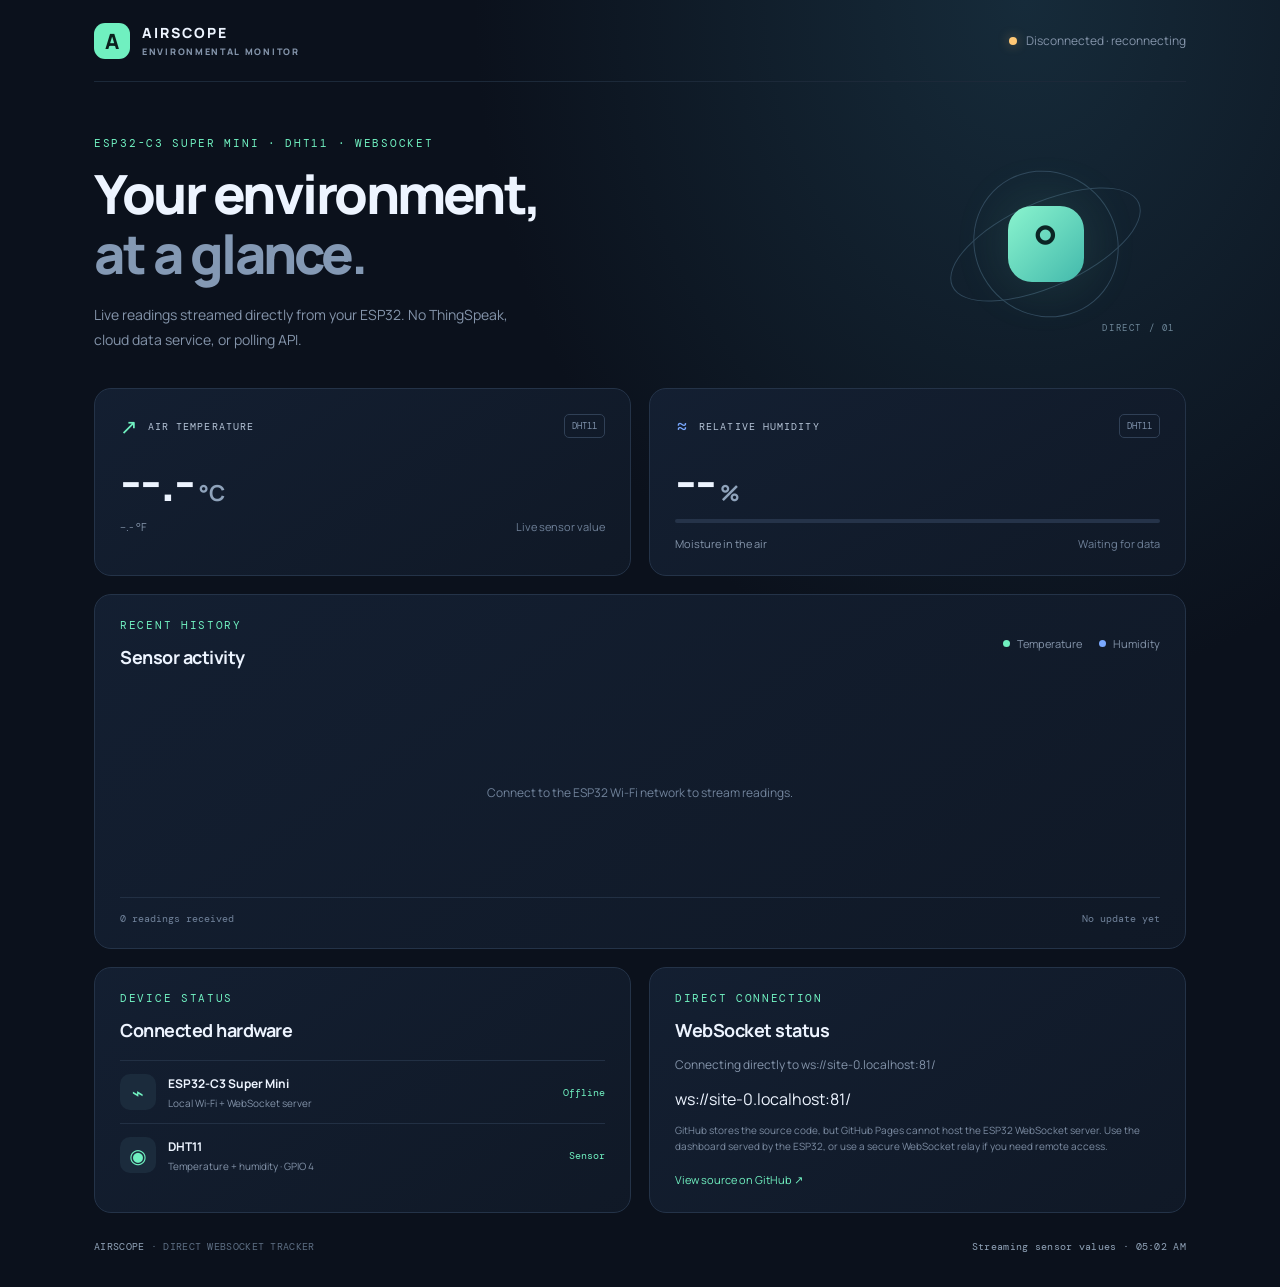
<file: index.html>
<!doctype html>
<html lang="en">
<head>
  <meta charset="utf-8"><meta name="viewport" content="width=device-width, initial-scale=1">
  <meta name="theme-color" content="#101827">
  <meta name="description" content="Direct WebSocket temperature and humidity dashboard for an ESP32-C3 and DHT11.">
  <title>Airscope — Environmental Tracker</title>
  <link rel="stylesheet" href="style.css"><script src="script.js" defer></script>
</head>
<body><div class="shell">
<header class="topbar"><a class="brand" href="./"><span class="brand-mark">A</span><span>AIRSCOPE<span class="brand-sub">ENVIRONMENTAL MONITOR</span></span></a><div class="status"><span class="status-dot" id="statusDot"></span><span id="connectionStatus">Connecting by WebSocket…</span></div></header>
<main>
<section class="hero"><div><p class="eyebrow">ESP32-C3 SUPER MINI · DHT11 · WEBSOCKET</p><h1>Your environment,<br><span>at a glance.</span></h1><p class="hero-copy">Live readings streamed directly from your ESP32. No ThingSpeak, cloud data service, or polling API.</p></div><div class="hero-art" aria-hidden="true"><div class="orbit orbit-one"></div><div class="orbit orbit-two"></div><div class="core"><span>°</span></div><span class="art-label">DIRECT / 01</span></div></section>
<section class="metrics" aria-label="Latest readings">
<article class="metric-card temperature"><div class="metric-head"><span class="metric-icon">↗</span><span class="metric-label">AIR TEMPERATURE</span><span class="pill">DHT11</span></div><div class="metric-value"><span id="temperature">--.-</span><span class="unit">°C</span></div><div class="metric-foot"><span id="fahrenheit">--.- °F</span><span class="metric-note">Live sensor value</span></div></article>
<article class="metric-card humidity"><div class="metric-head"><span class="metric-icon">≈</span><span class="metric-label">RELATIVE HUMIDITY</span><span class="pill">DHT11</span></div><div class="metric-value"><span id="humidity">--</span><span class="unit">%</span></div><div class="humidity-track"><span id="humidityBar"></span></div><div class="metric-foot"><span>Moisture in the air</span><span class="metric-note" id="humidityLabel">Waiting for data</span></div></article>
</section>
<section class="panel chart-panel"><div class="section-heading"><div><p class="eyebrow">RECENT HISTORY</p><h2>Sensor activity</h2></div><div class="legend"><span><i class="legend-temp"></i>Temperature</span><span><i class="legend-hum"></i>Humidity</span></div></div><div class="chart-wrap"><canvas id="historyChart" aria-label="Recent temperature and humidity history" role="img"></canvas><div class="chart-empty" id="chartEmpty">Connect to the ESP32 Wi-Fi network to stream readings.</div></div><div class="chart-footer"><span id="readingCount">0 readings received</span><span id="lastUpdated">No update yet</span></div></section>
<section class="bottom-grid">
<article class="panel info-panel"><p class="eyebrow">DEVICE STATUS</p><h2>Connected hardware</h2><div class="device-row"><span class="device-icon">⌁</span><div><strong>ESP32-C3 Super Mini</strong><span>Local Wi-Fi + WebSocket server</span></div><span class="device-state" id="deviceState">Offline</span></div><div class="device-row"><span class="device-icon">◉</span><div><strong>DHT11</strong><span>Temperature + humidity · GPIO 4</span></div><span class="device-state">Sensor</span></div></article>
<article class="panel setup-panel"><p class="eyebrow">DIRECT CONNECTION</p><h2>WebSocket status</h2><p id="connectionDetail">This dashboard connects to the WebSocket server on the ESP32 at port 81. Open this page from the ESP32 itself for a direct connection.</p><div class="connection-box"><span class="connection-indicator" id="connectionIndicator"></span><span id="socketAddress">Waiting for device address…</span></div><p class="small-note">GitHub stores the source code, but GitHub Pages cannot host the ESP32 WebSocket server. Use the dashboard served by the ESP32, or use a secure WebSocket relay if you need remote access.</p><a href="https://github.com/lav88ram-blip/esp32-c3-environmental-tracker" target="_blank" rel="noreferrer">View source on GitHub ↗</a></article>
</section><footer><span>AIRSCOPE <span class="footer-muted">· DIRECT WEBSOCKET TRACKER</span></span><span>Streaming sensor values · <span id="clock">--:--</span></span></footer>
</main></div></body></html>
</file>
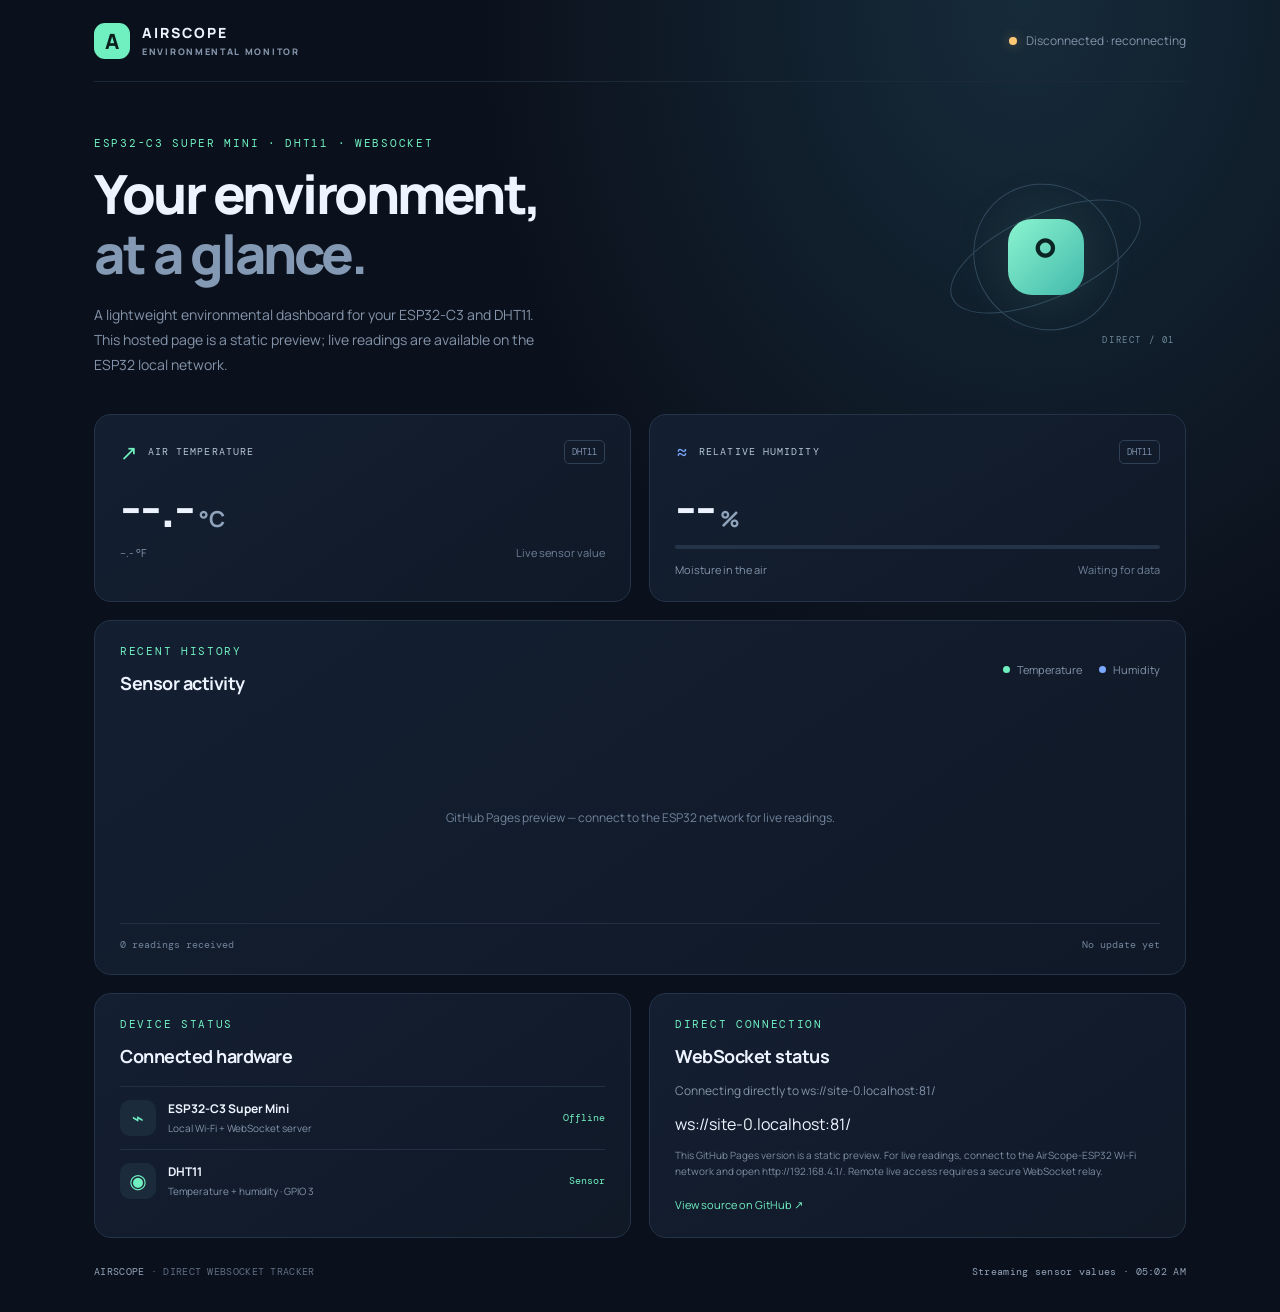
<file: site/index.html>
<!doctype html>
<html lang="en">
<head>
  <meta charset="utf-8"><meta name="viewport" content="width=device-width, initial-scale=1">
  <meta name="theme-color" content="#101827">
  <meta name="description" content="Airscope environmental tracker dashboard for ESP32-C3 and DHT11.">
  <title>Airscope — Environmental Tracker</title>
  <link rel="stylesheet" href="style.css"><script src="script.js" defer></script>
</head>
<body><div class="shell">
<header class="topbar"><a class="brand" href="./"><span class="brand-mark">A</span><span>AIRSCOPE<span class="brand-sub">ENVIRONMENTAL MONITOR</span></span></a><div class="status"><span class="status-dot" id="statusDot"></span><span id="connectionStatus">Connecting by WebSocket…</span></div></header>
<main>
<section class="hero"><div><p class="eyebrow">ESP32-C3 SUPER MINI · DHT11 · WEBSOCKET</p><h1>Your environment,<br><span>at a glance.</span></h1><p class="hero-copy">A lightweight environmental dashboard for your ESP32-C3 and DHT11. This hosted page is a static preview; live readings are available on the ESP32 local network.</p></div><div class="hero-art" aria-hidden="true"><div class="orbit orbit-one"></div><div class="orbit orbit-two"></div><div class="core"><span>°</span></div><span class="art-label">DIRECT / 01</span></div></section>
<section class="metrics" aria-label="Latest readings">
<article class="metric-card temperature"><div class="metric-head"><span class="metric-icon">↗</span><span class="metric-label">AIR TEMPERATURE</span><span class="pill">DHT11</span></div><div class="metric-value"><span id="temperature">--.-</span><span class="unit">°C</span></div><div class="metric-foot"><span id="fahrenheit">--.- °F</span><span class="metric-note">Live sensor value</span></div></article>
<article class="metric-card humidity"><div class="metric-head"><span class="metric-icon">≈</span><span class="metric-label">RELATIVE HUMIDITY</span><span class="pill">DHT11</span></div><div class="metric-value"><span id="humidity">--</span><span class="unit">%</span></div><div class="humidity-track"><span id="humidityBar"></span></div><div class="metric-foot"><span>Moisture in the air</span><span class="metric-note" id="humidityLabel">Waiting for data</span></div></article>
</section>
<section class="panel chart-panel"><div class="section-heading"><div><p class="eyebrow">RECENT HISTORY</p><h2>Sensor activity</h2></div><div class="legend"><span><i class="legend-temp"></i>Temperature</span><span><i class="legend-hum"></i>Humidity</span></div></div><div class="chart-wrap"><canvas id="historyChart" aria-label="Recent temperature and humidity history" role="img"></canvas><div class="chart-empty" id="chartEmpty">GitHub Pages preview — connect to the ESP32 network for live readings.</div></div><div class="chart-footer"><span id="readingCount">0 readings received</span><span id="lastUpdated">No update yet</span></div></section>
<section class="bottom-grid">
<article class="panel info-panel"><p class="eyebrow">DEVICE STATUS</p><h2>Connected hardware</h2><div class="device-row"><span class="device-icon">⌁</span><div><strong>ESP32-C3 Super Mini</strong><span>Local Wi-Fi + WebSocket server</span></div><span class="device-state" id="deviceState">Offline</span></div><div class="device-row"><span class="device-icon">◉</span><div><strong>DHT11</strong><span>Temperature + humidity · GPIO 3</span></div><span class="device-state">Sensor</span></div></article>
<article class="panel setup-panel"><p class="eyebrow">DIRECT CONNECTION</p><h2>WebSocket status</h2><p id="connectionDetail">GitHub Pages hosts this dashboard publicly, but browsers cannot connect from this HTTPS page to the ESP32’s local, insecure WebSocket. For live data, open the dashboard served by the ESP32.</p><div class="connection-box"><span class="connection-indicator" id="connectionIndicator"></span><span id="socketAddress">Waiting for device address…</span></div><p class="small-note">This GitHub Pages version is a static preview. For live readings, connect to the AirScope-ESP32 Wi-Fi network and open http://192.168.4.1/. Remote live access requires a secure WebSocket relay.</p><a href="https://github.com/lav88ram-blip/esp32-c3-environmental-tracker" target="_blank" rel="noreferrer">View source on GitHub ↗</a></article>
</section><footer><span>AIRSCOPE <span class="footer-muted">· DIRECT WEBSOCKET TRACKER</span></span><span>Streaming sensor values · <span id="clock">--:--</span></span></footer>
</main></div></body></html>
</file>
<file: style.css>
@import url('https://fonts.googleapis.com/css2?family=DM+Mono:wght@400;500&family=Manrope:wght@400;500;600;700;800&display=swap');
:root{color-scheme:dark;--bg:#0b111c;--panel:#111b2a;--panel2:#152235;--line:#243348;--text:#edf4ff;--muted:#8494aa;--mint:#70f0c0;--blue:#7aa9ff;--amber:#ffc875}
*{box-sizing:border-box}body{margin:0;background:radial-gradient(ellipse at 80% 0%,#162b3a 0%,transparent 38%),var(--bg);color:var(--text);font-family:Manrope,system-ui,sans-serif;min-height:100vh}.shell{max-width:1160px;margin:auto;padding:0 34px}.topbar{height:82px;display:flex;align-items:center;justify-content:space-between;border-bottom:1px solid #1c2939}.brand{display:flex;align-items:center;gap:12px;color:var(--text);font-size:14px;font-weight:800;letter-spacing:2px;text-decoration:none}.brand-mark{display:grid;place-items:center;width:36px;height:36px;border-radius:11px;background:var(--mint);color:#0b201d;font-size:21px;letter-spacing:0}.brand-sub{display:block;color:var(--muted);font-size:9px;letter-spacing:1.7px;margin-top:3px}.status{display:flex;align-items:center;gap:9px;color:var(--muted);font-size:12px}.status-dot{width:8px;height:8px;border-radius:50%;background:var(--amber);box-shadow:0 0 12px #ffc87566}.status-dot.live{background:var(--mint);box-shadow:0 0 12px #70f0c066}.hero{padding:54px 0 36px;display:flex;justify-content:space-between;align-items:center;min-height:250px}.eyebrow{font:11px 'DM Mono',monospace;letter-spacing:1.7px;color:var(--mint);margin:0 0 13px}.hero h1{font-size:clamp(34px,5vw,54px);line-height:1.12;letter-spacing:-2.5px;margin:0;font-weight:800}.hero h1 span{color:#8499b4}.hero-copy{color:var(--muted);font-size:14px;line-height:1.8;max-width:440px;margin:18px 0 0}.hero-art{width:205px;height:165px;position:relative;display:grid;place-items:center;margin-right:38px}.orbit{position:absolute;border:1px solid #30485b;border-radius:50%;transform:rotate(-24deg)}.orbit-one{width:205px;height:85px}.orbit-two{width:150px;height:142px;transform:rotate(50deg)}.core{width:76px;height:76px;border-radius:24px;display:grid;place-items:center;background:linear-gradient(135deg,#8af4ce,#43b9ac);color:#0b2525;font-size:54px;font-weight:500;box-shadow:0 0 55px #70f0c025;z-index:1}.art-label{position:absolute;bottom:-7px;right:-27px;color:#6e8799;font:9px 'DM Mono',monospace;letter-spacing:1.6px}.metrics{display:grid;grid-template-columns:1fr 1fr;gap:18px}.metric-card,.panel{border:1px solid var(--line);background:linear-gradient(145deg,#142033ed,#101927f2);border-radius:17px}.metric-card{padding:23px 25px 19px;min-height:188px}.metric-head{display:flex;align-items:center;gap:10px}.metric-icon{font-size:21px;color:var(--mint)}.humidity .metric-icon{color:var(--blue)}.metric-label{font:10px 'DM Mono',monospace;letter-spacing:1.1px;color:#b5c4d7}.pill{margin-left:auto;border:1px solid #304056;border-radius:5px;padding:5px 7px;color:#7e91aa;font:9px 'DM Mono',monospace}.metric-value{font-size:52px;font-weight:700;letter-spacing:-2px;margin:16px 0 11px;line-height:1}.unit{font-size:22px;color:#8fa3bb;letter-spacing:0;margin-left:5px}.metric-foot{display:flex;justify-content:space-between;color:var(--muted);font-size:11px}.metric-note{color:#6f8199}.humidity-track{height:4px;border-radius:9px;background:#253349;margin:0 0 13px;overflow:hidden}.humidity-track span{display:block;height:100%;width:0;background:var(--blue);border-radius:9px;transition:width .4s}.panel{padding:23px 25px}.chart-panel{margin-top:18px}.section-heading{display:flex;align-items:center;justify-content:space-between}.section-heading h2,.panel h2{font-size:18px;letter-spacing:-.5px;margin:0}.legend{display:flex;gap:17px;color:var(--muted);font-size:11px}.legend span{display:flex;align-items:center;gap:7px}.legend i{width:7px;height:7px;border-radius:50%;display:inline-block}.legend-temp{background:var(--mint)}.legend-hum{background:var(--blue)}.chart-wrap{height:210px;position:relative;margin-top:18px}.chart-wrap canvas{width:100%;height:100%;display:block}.chart-empty{position:absolute;inset:0;display:grid;place-items:center;text-align:center;color:#71839b;font-size:12px;padding:24px;pointer-events:none}.chart-footer{border-top:1px solid #223044;padding-top:14px;display:flex;justify-content:space-between;color:#71839b;font:10px 'DM Mono',monospace}.bottom-grid{display:grid;grid-template-columns:1fr 1fr;gap:18px;margin-top:18px}.info-panel h2,.setup-panel h2{margin-bottom:18px}.device-row{display:flex;align-items:center;gap:12px;padding:13px 0;border-top:1px solid #223044}.device-icon{display:grid;place-items:center;width:36px;height:36px;border-radius:10px;background:#1b2b3c;color:var(--mint);font-size:20px}.device-row div{flex:1}.device-row strong,.device-row div span{display:block}.device-row strong{font-size:12px}.device-row div span{font-size:10px;color:var(--muted);margin-top:4px}.device-state{font:10px 'DM Mono',monospace;color:var(--mint)}.setup-panel>p:not(.eyebrow):not(.small-note){font-size:12px;color:var(--muted);line-height:1.7;margin-top:-5px}.setup-panel label{display:block;font-size:11px;color:#b8c7d8;margin:15px 0 7px}.config-row{display:flex;gap:8px}.config-row input{width:100%;min-width:0;border:1px solid #33455d;border-radius:8px;background:#0c1421;color:var(--text);padding:11px 12px;font:12px 'DM Mono',monospace;outline:none}.config-row input:focus{border-color:var(--mint)}button{border:0;border-radius:8px;background:var(--mint);color:#0b201d;padding:0 15px;font-weight:800;font-size:11px;cursor:pointer}button:hover{filter:brightness(1.08)}.small-note{font-size:10px;color:#7d8da3;line-height:1.65;margin:12px 0}.setup-panel a{font-size:11px;color:var(--mint);text-decoration:none}footer{display:flex;justify-content:space-between;gap:15px;padding:27px 0 34px;color:#91a3b8;font:10px 'DM Mono',monospace;letter-spacing:.3px}.footer-muted{color:#5d6e83}
@media(max-width:700px){.shell{padding:0 17px}.topbar{height:70px}.hero{padding:38px 0 27px;min-height:0}.hero-art{width:95px;height:105px;margin:0 4px 0 0;transform:scale(.68);transform-origin:center right}.hero h1{font-size:36px;letter-spacing:-1.7px}.hero-copy{font-size:12px;max-width:300px}.metrics,.bottom-grid{grid-template-columns:1fr;gap:12px}.metric-card{min-height:165px;padding:20px}.metric-value{font-size:46px}.panel{padding:20px}.chart-panel{margin-top:12px}.bottom-grid{margin-top:12px}.section-heading{align-items:flex-start;gap:12px}.legend{gap:9px;font-size:9px;margin-top:5px}.chart-wrap{height:180px}.brand{font-size:12px;letter-spacing:1.4px}.brand-sub{font-size:8px}.status{font-size:10px}footer{font-size:9px;flex-direction:column;gap:8px}}
@media(prefers-reduced-motion:reduce){*{scroll-behavior:auto!important;transition:none!important}}
</file>
<file: site/style.css>
@import url('https://fonts.googleapis.com/css2?family=DM+Mono:wght@400;500&family=Manrope:wght@400;500;600;700;800&display=swap');
:root{color-scheme:dark;--bg:#0b111c;--panel:#111b2a;--panel2:#152235;--line:#243348;--text:#edf4ff;--muted:#8494aa;--mint:#70f0c0;--blue:#7aa9ff;--amber:#ffc875}
*{box-sizing:border-box}body{margin:0;background:radial-gradient(ellipse at 80% 0%,#162b3a 0%,transparent 38%),var(--bg);color:var(--text);font-family:Manrope,system-ui,sans-serif;min-height:100vh}.shell{max-width:1160px;margin:auto;padding:0 34px}.topbar{height:82px;display:flex;align-items:center;justify-content:space-between;border-bottom:1px solid #1c2939}.brand{display:flex;align-items:center;gap:12px;color:var(--text);font-size:14px;font-weight:800;letter-spacing:2px;text-decoration:none}.brand-mark{display:grid;place-items:center;width:36px;height:36px;border-radius:11px;background:var(--mint);color:#0b201d;font-size:21px;letter-spacing:0}.brand-sub{display:block;color:var(--muted);font-size:9px;letter-spacing:1.7px;margin-top:3px}.status{display:flex;align-items:center;gap:9px;color:var(--muted);font-size:12px}.status-dot{width:8px;height:8px;border-radius:50%;background:var(--amber);box-shadow:0 0 12px #ffc87566}.status-dot.live{background:var(--mint);box-shadow:0 0 12px #70f0c066}.hero{padding:54px 0 36px;display:flex;justify-content:space-between;align-items:center;min-height:250px}.eyebrow{font:11px 'DM Mono',monospace;letter-spacing:1.7px;color:var(--mint);margin:0 0 13px}.hero h1{font-size:clamp(34px,5vw,54px);line-height:1.12;letter-spacing:-2.5px;margin:0;font-weight:800}.hero h1 span{color:#8499b4}.hero-copy{color:var(--muted);font-size:14px;line-height:1.8;max-width:440px;margin:18px 0 0}.hero-art{width:205px;height:165px;position:relative;display:grid;place-items:center;margin-right:38px}.orbit{position:absolute;border:1px solid #30485b;border-radius:50%;transform:rotate(-24deg)}.orbit-one{width:205px;height:85px}.orbit-two{width:150px;height:142px;transform:rotate(50deg)}.core{width:76px;height:76px;border-radius:24px;display:grid;place-items:center;background:linear-gradient(135deg,#8af4ce,#43b9ac);color:#0b2525;font-size:54px;font-weight:500;box-shadow:0 0 55px #70f0c025;z-index:1}.art-label{position:absolute;bottom:-7px;right:-27px;color:#6e8799;font:9px 'DM Mono',monospace;letter-spacing:1.6px}.metrics{display:grid;grid-template-columns:1fr 1fr;gap:18px}.metric-card,.panel{border:1px solid var(--line);background:linear-gradient(145deg,#142033ed,#101927f2);border-radius:17px}.metric-card{padding:23px 25px 19px;min-height:188px}.metric-head{display:flex;align-items:center;gap:10px}.metric-icon{font-size:21px;color:var(--mint)}.humidity .metric-icon{color:var(--blue)}.metric-label{font:10px 'DM Mono',monospace;letter-spacing:1.1px;color:#b5c4d7}.pill{margin-left:auto;border:1px solid #304056;border-radius:5px;padding:5px 7px;color:#7e91aa;font:9px 'DM Mono',monospace}.metric-value{font-size:52px;font-weight:700;letter-spacing:-2px;margin:16px 0 11px;line-height:1}.unit{font-size:22px;color:#8fa3bb;letter-spacing:0;margin-left:5px}.metric-foot{display:flex;justify-content:space-between;color:var(--muted);font-size:11px}.metric-note{color:#6f8199}.humidity-track{height:4px;border-radius:9px;background:#253349;margin:0 0 13px;overflow:hidden}.humidity-track span{display:block;height:100%;width:0;background:var(--blue);border-radius:9px;transition:width .4s}.panel{padding:23px 25px}.chart-panel{margin-top:18px}.section-heading{display:flex;align-items:center;justify-content:space-between}.section-heading h2,.panel h2{font-size:18px;letter-spacing:-.5px;margin:0}.legend{display:flex;gap:17px;color:var(--muted);font-size:11px}.legend span{display:flex;align-items:center;gap:7px}.legend i{width:7px;height:7px;border-radius:50%;display:inline-block}.legend-temp{background:var(--mint)}.legend-hum{background:var(--blue)}.chart-wrap{height:210px;position:relative;margin-top:18px}.chart-wrap canvas{width:100%;height:100%;display:block}.chart-empty{position:absolute;inset:0;display:grid;place-items:center;text-align:center;color:#71839b;font-size:12px;padding:24px;pointer-events:none}.chart-footer{border-top:1px solid #223044;padding-top:14px;display:flex;justify-content:space-between;color:#71839b;font:10px 'DM Mono',monospace}.bottom-grid{display:grid;grid-template-columns:1fr 1fr;gap:18px;margin-top:18px}.info-panel h2,.setup-panel h2{margin-bottom:18px}.device-row{display:flex;align-items:center;gap:12px;padding:13px 0;border-top:1px solid #223044}.device-icon{display:grid;place-items:center;width:36px;height:36px;border-radius:10px;background:#1b2b3c;color:var(--mint);font-size:20px}.device-row div{flex:1}.device-row strong,.device-row div span{display:block}.device-row strong{font-size:12px}.device-row div span{font-size:10px;color:var(--muted);margin-top:4px}.device-state{font:10px 'DM Mono',monospace;color:var(--mint)}.setup-panel>p:not(.eyebrow):not(.small-note){font-size:12px;color:var(--muted);line-height:1.7;margin-top:-5px}.setup-panel label{display:block;font-size:11px;color:#b8c7d8;margin:15px 0 7px}.config-row{display:flex;gap:8px}.config-row input{width:100%;min-width:0;border:1px solid #33455d;border-radius:8px;background:#0c1421;color:var(--text);padding:11px 12px;font:12px 'DM Mono',monospace;outline:none}.config-row input:focus{border-color:var(--mint)}button{border:0;border-radius:8px;background:var(--mint);color:#0b201d;padding:0 15px;font-weight:800;font-size:11px;cursor:pointer}button:hover{filter:brightness(1.08)}.small-note{font-size:10px;color:#7d8da3;line-height:1.65;margin:12px 0}.setup-panel a{font-size:11px;color:var(--mint);text-decoration:none}footer{display:flex;justify-content:space-between;gap:15px;padding:27px 0 34px;color:#91a3b8;font:10px 'DM Mono',monospace;letter-spacing:.3px}.footer-muted{color:#5d6e83}
@media(max-width:700px){.shell{padding:0 17px}.topbar{height:70px}.hero{padding:38px 0 27px;min-height:0}.hero-art{width:95px;height:105px;margin:0 4px 0 0;transform:scale(.68);transform-origin:center right}.hero h1{font-size:36px;letter-spacing:-1.7px}.hero-copy{font-size:12px;max-width:300px}.metrics,.bottom-grid{grid-template-columns:1fr;gap:12px}.metric-card{min-height:165px;padding:20px}.metric-value{font-size:46px}.panel{padding:20px}.chart-panel{margin-top:12px}.bottom-grid{margin-top:12px}.section-heading{align-items:flex-start;gap:12px}.legend{gap:9px;font-size:9px;margin-top:5px}.chart-wrap{height:180px}.brand{font-size:12px;letter-spacing:1.4px}.brand-sub{font-size:8px}.status{font-size:10px}footer{font-size:9px;flex-direction:column;gap:8px}}
@media(prefers-reduced-motion:reduce){*{scroll-behavior:auto!important;transition:none!important}}
</file>
